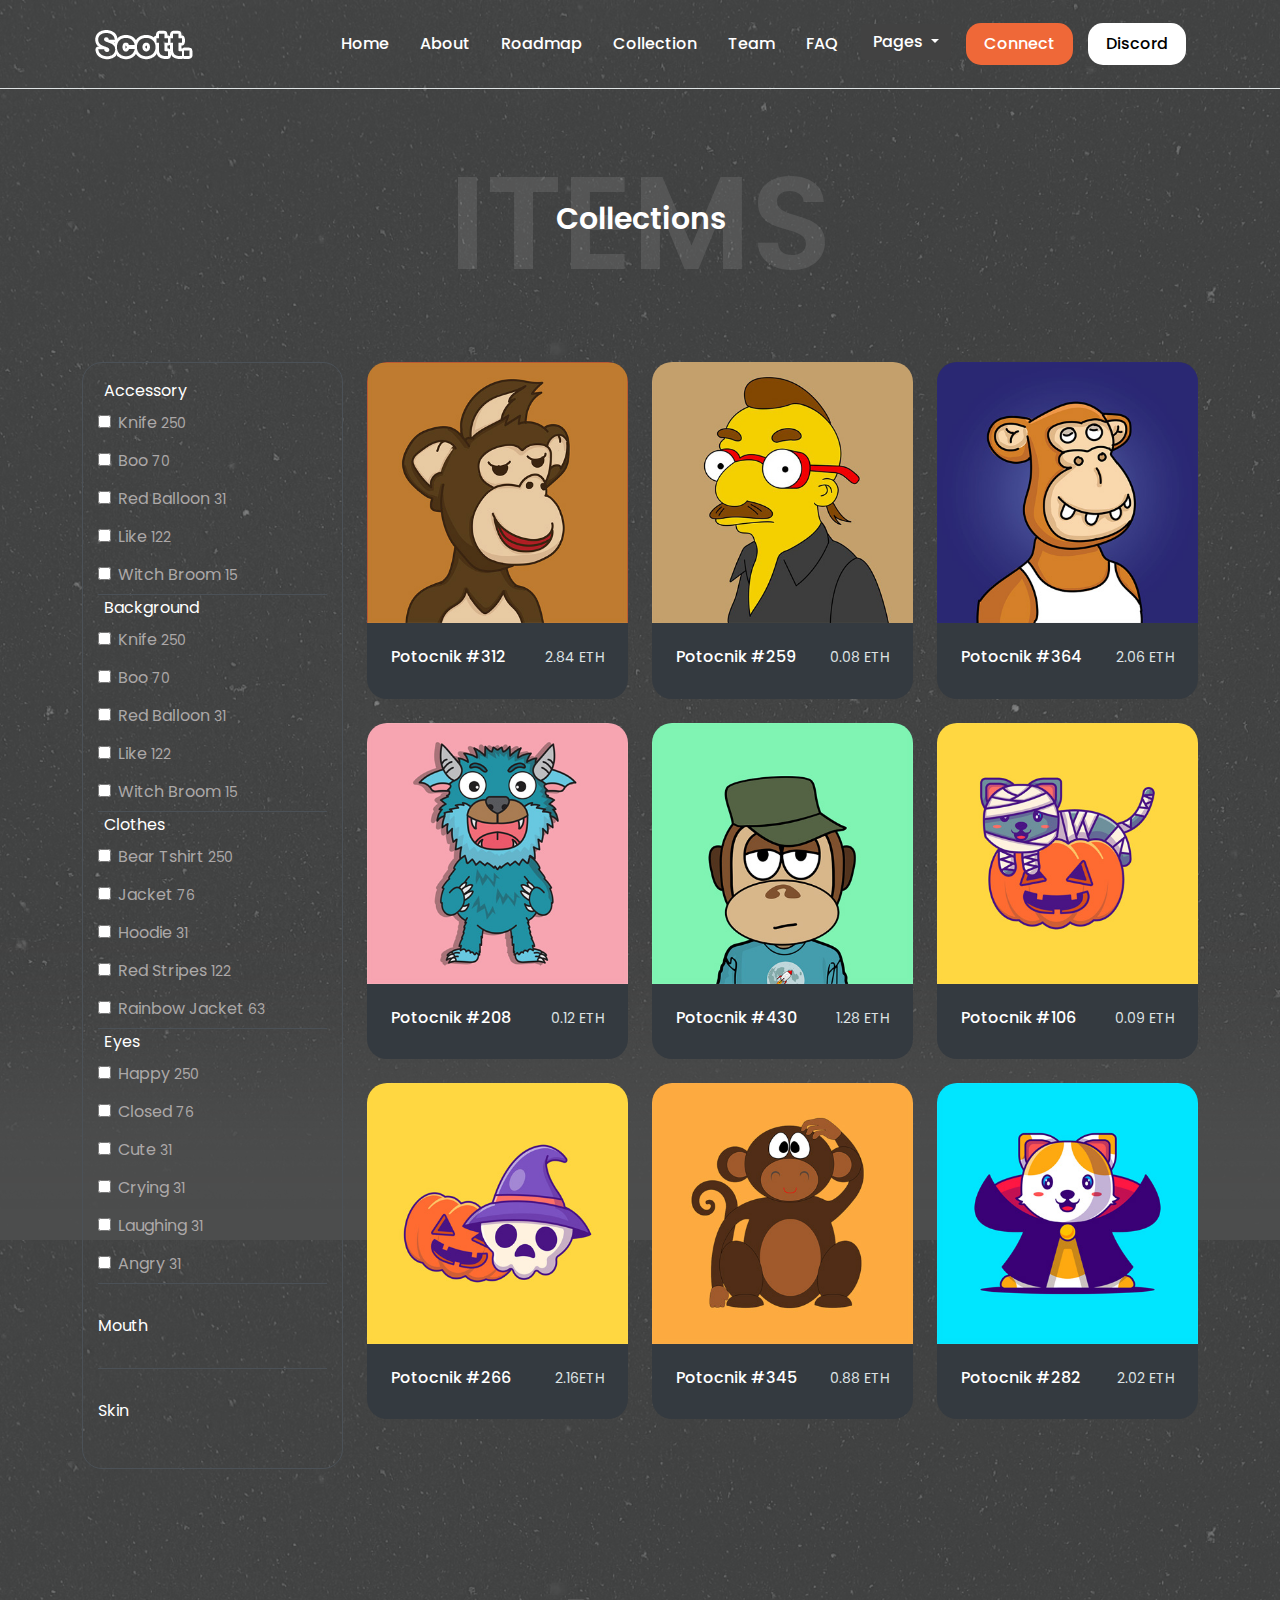
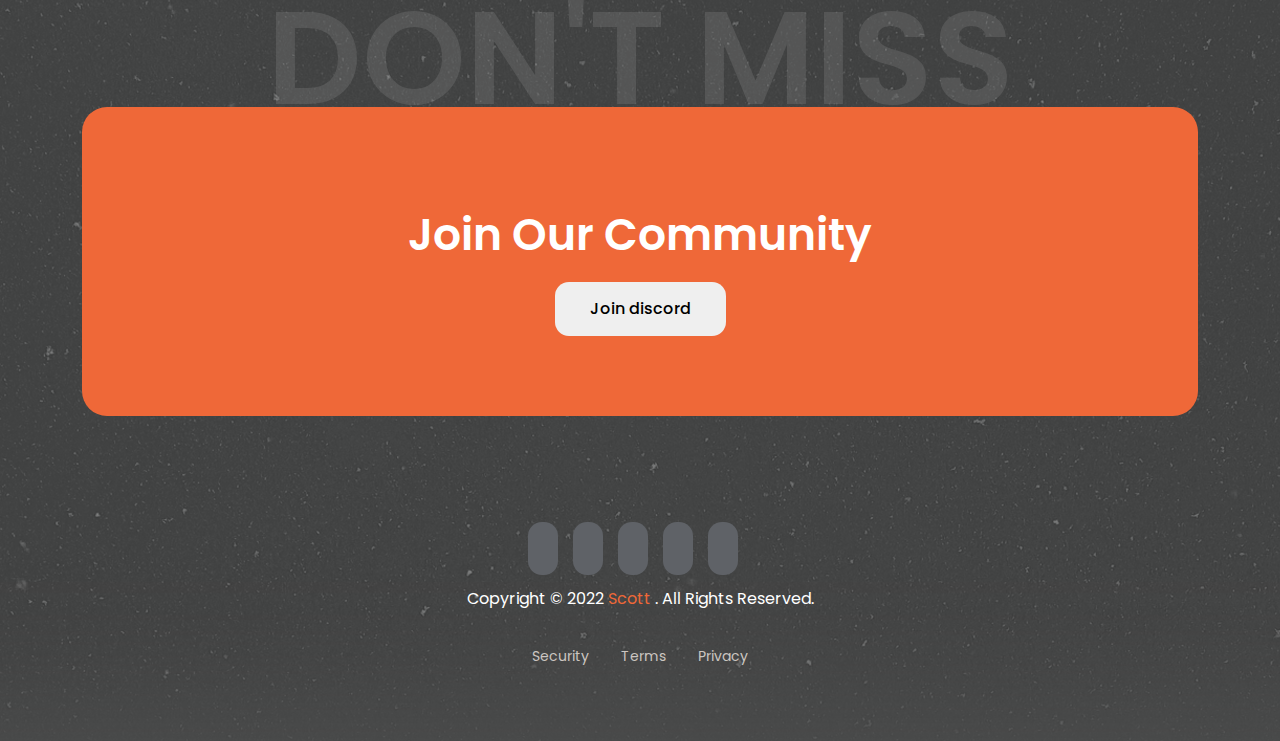
<file: scott/collection.html>
<!DOCTYPE html>
<html lang="en">

<head>
    <meta charset="UTF-8">
    <meta http-equiv="X-UA-Compatible" content="IE=edge">
    <meta name="viewport" content="width=device-width, initial-scale=1.0">
    <title>Scott</title>
    <link rel="stylesheet" href="https://cdnjs.cloudflare.com/ajax/libs/font-awesome/6.4.0/css/all.min.css"
        integrity="sha512-iecdLmaskl7CVkqkXNQ/ZH/XLlvWZOJyj7Yy7tcenmpD1ypASozpmT/E0iPtmFIB46ZmdtAc9eNBvH0H/ZpiBw=="
        crossorigin="anonymous" referrerpolicy="no-referrer" />
    <link rel="stylesheet" href="css/bootstrap.min.css">
    <link rel="stylesheet" href="css/slick-theme.css">
    <link rel="stylesheet" href="css/slick.css">
    <link rel="stylesheet" href="css/style.css">
    <link rel="stylesheet" href="css/responsive.css">


</head>

<body>

    <section class="topheaderscnd">
        <div class="container">
            <header>
                <nav class="navbar navbar-expand-lg">
                    <div class="container-fluid">
                        <a class="navbar-brand" href="#"><img src="images/logo.png" alt="logo"></a>
                        <button class="navbar-toggler" type="button" data-bs-toggle="collapse"
                            data-bs-target="#navbarSupportedContent" aria-controls="navbarSupportedContent"
                            aria-expanded="false" aria-label="Toggle navigation">
                            <span class="navbar-toggler-icon"><img src="images/bar.png" alt=""></span>
                        </button>
                        <div class="collapse navbar-collapse" id="navbarSupportedContent">
                            <ul class="navbar-nav ms-auto mb-2 mb-lg-0">
                                <li class="nav-item">
                                    <a class="nav-link active" aria-current="page" href="index.html">Home</a>
                                </li>
                                <li class="nav-item">
                                    <a class="nav-link active" aria-current="page" href="#">About</a>
                                </li>
                                <li class="nav-item">
                                    <a class="nav-link active" aria-current="page" href="#">Roadmap</a>
                                </li>
                                <li class="nav-item">
                                    <a class="nav-link active" aria-current="page" href="#">Collection</a>
                                </li>
                                <li class="nav-item">
                                    <a class="nav-link active" aria-current="page" href="#">Team</a>
                                </li>
                                <li class="nav-item">
                                    <a class="nav-link active" aria-current="page" href="#">FAQ</a>
                                </li>
                                <li class="nav-item">
                                    <div class="dropdown">
                                        <button class="btn btn-secondary dropdown-toggle" id="dropdownMenuButton2"
                                            data-bs-toggle="dropdown" aria-expanded="false">
                                            Pages
                                        </button>
                                        <ul class="dropdown-menu" aria-labelledby="dropdownMenuButton1">
                                            <li><a class="dropdown-item" href="collection.html">Collection</a></li>
                                            <li><a class="dropdown-item" href="contactus.html">Contact-us</a></li>
                                            <li><a class="dropdown-item" href="mintpage.html">Mint-page</a></li>
                                        </ul>
                                    </div>
                                </li>
                            </ul>
                            <a class="wallett" href="">Connect</a>
                            <a class="wallettt" href="">Discord</a>
                        </div>
                    </div>
                </nav>
            </header>
        </div>
    </section>


    <section class="collection">
        <div class="container">
            <div class="headingbox">
                <h1>ITEMS</h1>
                <h4>Collections</h4>
            </div>
            <div class="row">
                <div class="col-lg-3">
                    <div class="allcheck">
                        <div class="accessory">
                            <button>
                                Accessory <i class="fa-solid fa-chevron-down"></i>
                            </button>
                            <div class="chckbox">
                                <div class="checkboxx">
                                    <input type="checkbox">
                                    <label for="">
                                        Knife
                                        <small>250</small>
                                    </label>
                                </div>
                            </div>
                            <div class="chckbox">
                                <div class="checkboxx">
                                    <input type="checkbox">
                                    <label for="">
                                        Boo
                                        <small>70</small>
                                    </label>
                                </div>
                            </div>
                            <div class="chckbox">
                                <div class="checkboxx">
                                    <input type="checkbox">
                                    <label for="">
                                        Red Balloon
                                        <small>31</small>
                                    </label>
                                </div>
                            </div>
                            <div class="chckbox">
                                <div class="checkboxx">
                                    <input type="checkbox">
                                    <label for="">
                                        Like
                                        <small>122</small>
                                    </label>
                                </div>
                            </div>
                            <div class="chckbox">
                                <div class="checkboxx">
                                    <input type="checkbox">
                                    <label for="">
                                        Witch Broom
                                        <small>15</small>
                                    </label>
                                </div>
                            </div>
                        </div>
                        <div class="accessory">
                            <button>
                                Background <i class="fa-solid fa-chevron-down"></i>
                            </button>
                            <div class="chckbox">
                                <div class="checkboxx">
                                    <input type="checkbox">
                                    <label for="">
                                        Knife
                                        <small>250</small>
                                    </label>
                                </div>
                            </div>
                            <div class="chckbox">
                                <div class="checkboxx">
                                    <input type="checkbox">
                                    <label for="">
                                        Boo
                                        <small>70</small>
                                    </label>
                                </div>
                            </div>
                            <div class="chckbox">
                                <div class="checkboxx">
                                    <input type="checkbox">
                                    <label for="">
                                        Red Balloon
                                        <small>31</small>
                                    </label>
                                </div>
                            </div>
                            <div class="chckbox">
                                <div class="checkboxx">
                                    <input type="checkbox">
                                    <label for="">
                                        Like
                                        <small>122</small>
                                    </label>
                                </div>
                            </div>
                            <div class="chckbox">
                                <div class="checkboxx">
                                    <input type="checkbox">
                                    <label for="">
                                        Witch Broom
                                        <small>15</small>
                                    </label>
                                </div>
                            </div>
                        </div>
                        <div class="accessory">
                            <button>
                                Clothes <i class="fa-solid fa-chevron-down"></i>
                            </button>
                            <div class="chckbox">
                                <div class="checkboxx">
                                    <input type="checkbox">
                                    <label for="">
                                        Bear Tshirt
                                        <small>250</small>
                                    </label>
                                </div>
                            </div>
                            <div class="chckbox">
                                <div class="checkboxx">
                                    <input type="checkbox">
                                    <label for="">
                                       Jacket
                                        <small>76</small>
                                    </label>
                                </div>
                            </div>
                            <div class="chckbox">
                                <div class="checkboxx">
                                    <input type="checkbox">
                                    <label for="">
                                        Hoodie
                                        <small>31</small>
                                    </label>
                                </div>
                            </div>
                            <div class="chckbox">
                                <div class="checkboxx">
                                    <input type="checkbox">
                                    <label for="">
                                        Red Stripes
                                        <small>122</small>
                                    </label>
                                </div>
                            </div>
                            <div class="chckbox">
                                <div class="checkboxx">
                                    <input type="checkbox">
                                    <label for="">
                                        Rainbow Jacket
                                        <small>63</small>
                                    </label>
                                </div>
                            </div>
                        </div>
                        <div class="accessory">
                            <button>
                                Eyes <i class="fa-solid fa-chevron-down"></i>
                            </button>
                            <div class="chckbox">
                                <div class="checkboxx">
                                    <input type="checkbox">
                                    <label for="">
                                        Happy
                                        <small>250</small>
                                    </label>
                                </div>
                            </div>
                            <div class="chckbox">
                                <div class="checkboxx">
                                    <input type="checkbox">
                                    <label for="">
                                        Closed
                                        <small>76</small>
                                    </label>
                                </div>
                            </div>
                            <div class="chckbox">
                                <div class="checkboxx">
                                    <input type="checkbox">
                                    <label for="">
                                        Cute
                                        <small>31</small>
                                    </label>
                                </div>
                            </div>
                            <div class="chckbox">
                                <div class="checkboxx">
                                    <input type="checkbox">
                                    <label for="">
                                        Crying
                                        <small>31</small>
                                    </label>
                                </div>
                            </div>
                            <div class="chckbox">
                                <div class="checkboxx">
                                    <input type="checkbox">
                                    <label for="">
                                        Laughing
                                        <small>31</small>
                                    </label>
                                </div>
                            </div>
                            <div class="chckbox">
                                <div class="checkboxx">
                                    <input type="checkbox">
                                    <label for="">
                                        Angry
                                        <small>31</small>
                                    </label>
                                </div>
                            </div>
                        </div>
                        <div class="Mouth">
                            <button>
                                Mouth <i class="fa-solid fa-chevron-down"></i>
                            </button>
                        </div>
                        <div class="Skin">
                            <button>
                                Skin <i class="fa-solid fa-chevron-down"></i>
                            </button>
                        </div>
                    </div>
                </div>
                <div class="col-lg-9">
                    <div class="row">
                        <div class="col-sm-6 col-md-4">
                            <div class="photo">
                                <img src="images/item-1.jpg" alt="item-1">
                                <div class="poto">
                                    <a href="">
                                    <h4>Potocnik #312</h4>
                                    </a>
                                    <div class="et">2.84 ETH</div>
                                </div>
                            </div>
                        </div>
                        <div class="col-sm-6 col-md-4">
                            <div class="photo">
                                <img src="images/item-2.jpg" alt="item-2">
                                <div class="poto">
                                    <a href="">
                                    <h4>Potocnik #259</h4>
                                    </a>
                                    <div class="et">0.08 ETH</div>
                                </div>
                            </div>
                        </div>
                        <div class="col-sm-6 col-md-4">
                            <div class="photo">
                                <img src="images/item-3.jpg" alt="item-3">
                                <div class="poto">
                                    <a href="">
                                    <h4>Potocnik #364</h4>
                                    </a>
                                    <div class="et">2.06 ETH</div>
                                </div>
                            </div>
                        </div>
                        <div class="col-sm-6 col-md-4">
                            <div class="photo">
                                <img src="images/item-4.jpg" alt="item-4">
                                <div class="poto">
                                    <a href="">
                                    <h4>Potocnik #208</h4>
                                    </a>
                                    <div class="et">0.12 ETH</div>
                                </div>
                            </div>
                        </div>
                        <div class="col-sm-6 col-md-4">
                            <div class="photo">
                                <img src="images/item-5.jpg" alt="item-5">
                                <div class="poto">
                                    <a href="">
                                    <h4>Potocnik #430</h4>
                                    </a>
                                    <div class="et">1.28 ETH</div>
                                </div>
                            </div>
                        </div>
                        <div class="col-sm-6 col-md-4">
                            <div class="photo">
                                <img src="images/item-6.jpg" alt="item-6">
                                <div class="poto">
                                    <a href="">
                                    <h4>Potocnik #106</h4>
                                    </a>
                                    <div class="et">0.09 ETH</div>
                                </div>
                            </div>
                        </div>
                        <div class="col-sm-6 col-md-4">
                            <div class="photo">
                                <img src="images/item-7.jpg" alt="item-7">
                                <div class="poto">
                                    <a href="">
                                    <h4>Potocnik #266</h4>
                                    </a>
                                    <div class="et">2.16ETH</div>
                                </div>
                            </div>
                        </div>
                        <div class="col-sm-6 col-md-4">
                            <div class="photo">
                                <img src="images/item-8.jpg" alt="item-8">
                                <div class="poto">
                                    <a href="">
                                    <h4>Potocnik #345</h4>
                                    </a>
                                    <div class="et">0.88 ETH</div>
                                </div>
                            </div>
                        </div>
                        <div class="col-sm-6 col-md-4">
                            <div class="photo">
                                <img src="images/item-9.jpg" alt="item-9">
                                <div class="poto">
                                    <a href="">
                                    <h4>Potocnik #282 </h4>
                                    </a>
                                    <div class="et">2.02 ETH</div>
                                </div>
                            </div>
                        </div>
                    </div>
                </div>
            </div>
        </div>

    </section>




    <section class="dontmiss">
        <div class="container">
            <div class="headingbox">
                <h1>DON'T MISS</h1>
            </div>
            <div class="joinn">
                <div class="joinbox">
                    <div class="disi">
                        <i class="fa-brands fa-discord"></i>
                    </div>
                    <h3>Join Our Community</h3>
                    <button>Join discord</button>
                </div>
            </div>
        </div>
    </section>

    <section class="Btnn">
        <div class="container">
            <div class="list">
                <div class="socialmedia">
                    <a href="">
                        <i class="fa-brands fa-twitter"></i>
                    </a>
                </div>
                <div class="socialmedia">
                    <a href="">
                        <i class="fa-brands fa-instagram"></i>
                    </a>
                </div>
                <div class="socialmedia">
                    <a href="">
                        <i class="fa-brands fa-facebook-f"></i>
                    </a>
                </div>
                <div class="socialmedia">
                    <a href="">
                        <i class="fa-brands fa-discord"></i>
                    </a>
                </div>
                <div class="socialmedia">
                    <a href="">
                        <i class="fa-brands fa-telegram"></i>
                    </a>
                </div>
            </div>
            <p class="mb-4 mt-4">
                Copyright © 2022 
                <a href="#" class="fw-500">Scott</a>
                . All Rights Reserved.
            </p>

            <ul class="nav nav-sam justify-content-center">
                <li class="nav-item">
                    <a class="nav-link" data-bs-toggle="modal" data-bs-toggle="#security" href="#">Security</a>
                </li>
                <li class="nav-item">
                    <a class="nav-link"  data-bs-toggle="modal" data-bs-toggle="#security" href="#">Terms</a>
                </li>
                <li class="nav-item">
                    <a class="nav-link" data-bs-toggle="modal" data-bs-toggle="#security" href="#">Privacy</a>
                </li>
            </ul>
        </div>
    </section>



    <script src="js/jquery.min.js"></script>
    <script src="js/custom.js"></script>
    <script src="js/bootstrap.bundle.min.js"></script>
    <script src="js/slick.js"></script>

</body>

</html>
</file>
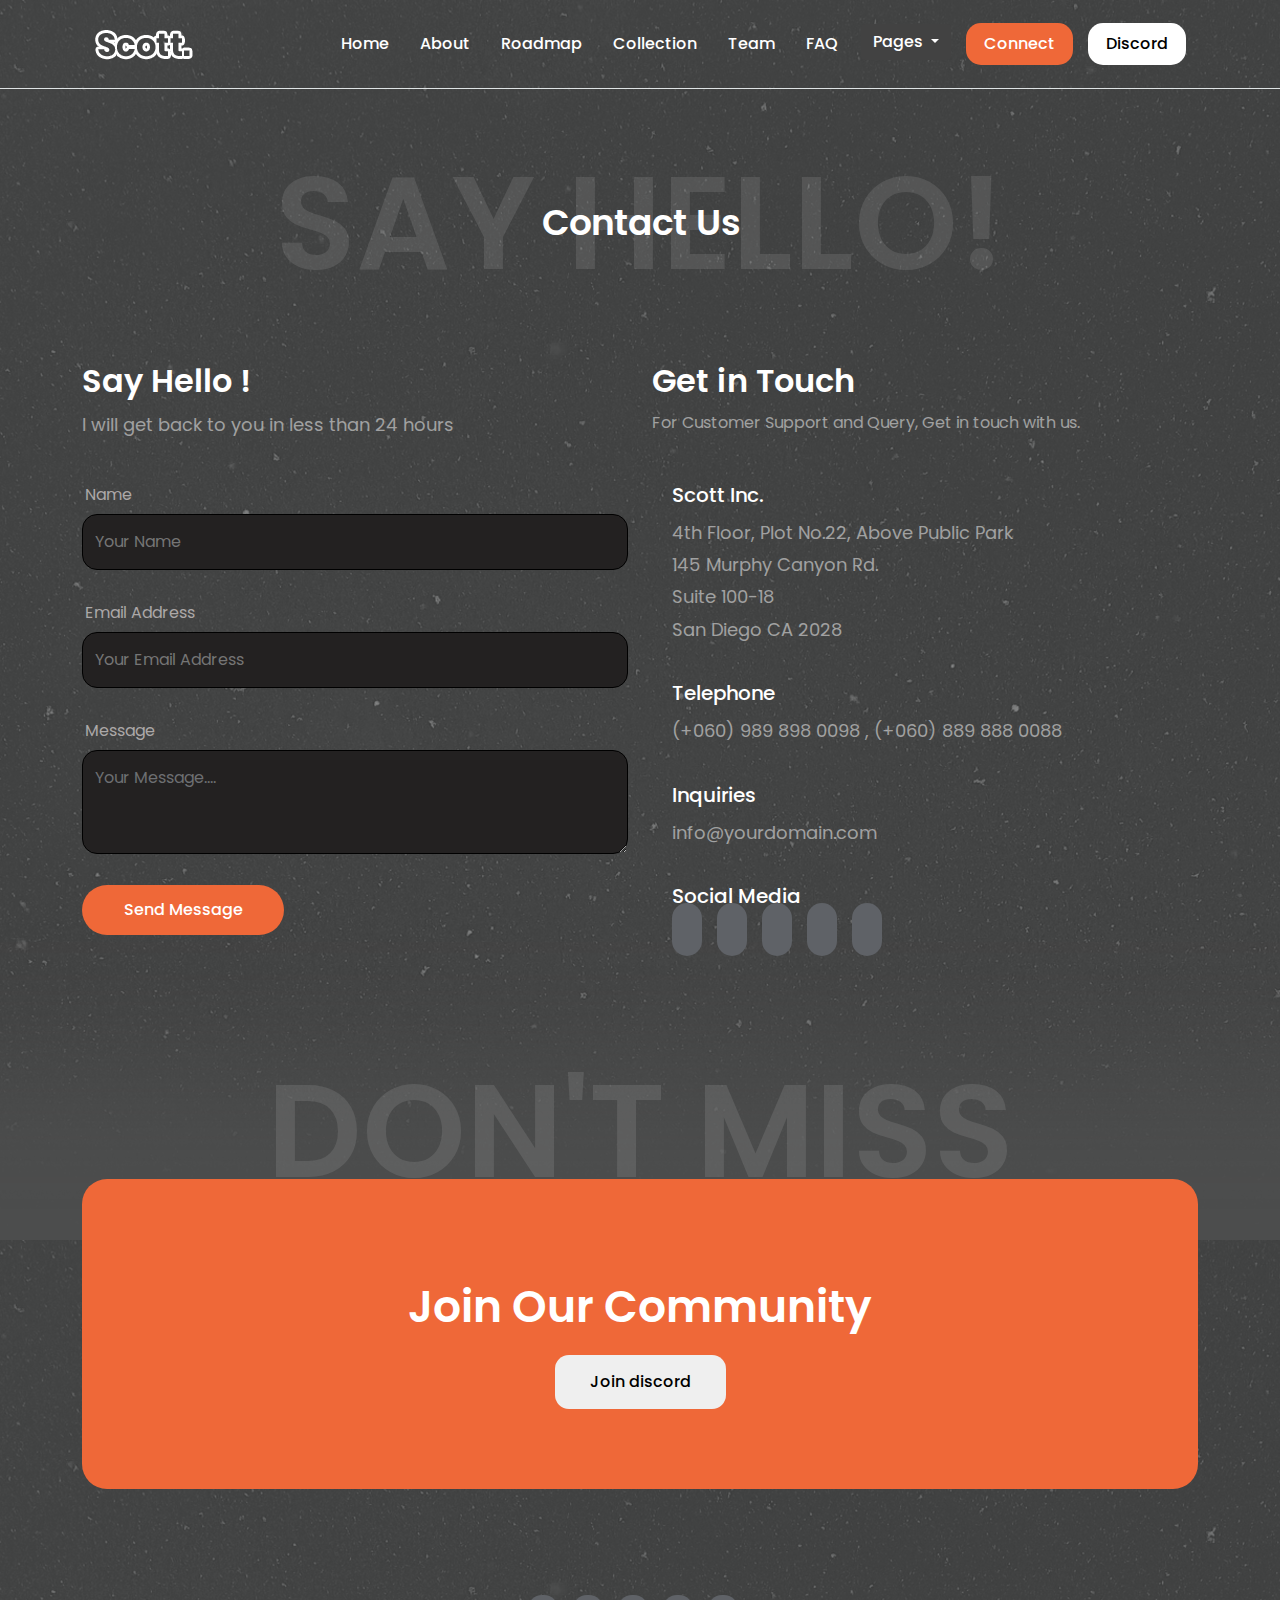
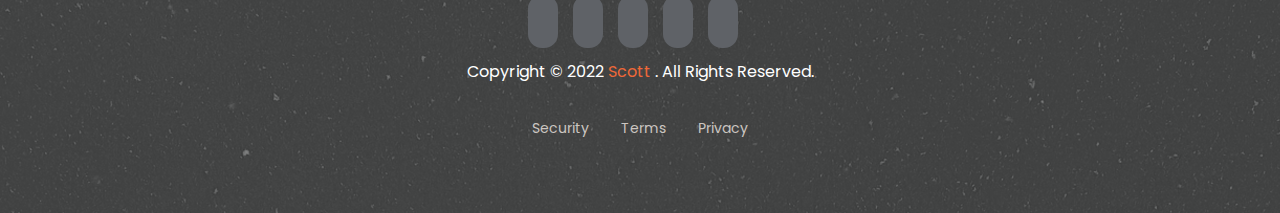
<file: scott/contactus.html>
<!DOCTYPE html>
<html lang="en">

<head>
    <meta charset="UTF-8">
    <meta http-equiv="X-UA-Compatible" content="IE=edge">
    <meta name="viewport" content="width=device-width, initial-scale=1.0">
    <title>Scott</title>
    <link rel="stylesheet" href="https://cdnjs.cloudflare.com/ajax/libs/font-awesome/6.4.0/css/all.min.css"
        integrity="sha512-iecdLmaskl7CVkqkXNQ/ZH/XLlvWZOJyj7Yy7tcenmpD1ypASozpmT/E0iPtmFIB46ZmdtAc9eNBvH0H/ZpiBw=="
        crossorigin="anonymous" referrerpolicy="no-referrer" />
    <link rel="stylesheet" href="css/bootstrap.min.css">
    <link rel="stylesheet" href="css/slick-theme.css">
    <link rel="stylesheet" href="css/slick.css">
    <link rel="stylesheet" href="css/style.css">
    <link rel="stylesheet" href="css/responsive.css">


</head>

<body>

    <section class="topheaderscnd">
        <div class="container">
            <header>
                <nav class="navbar navbar-expand-lg">
                    <div class="container-fluid">
                        <a class="navbar-brand" href="#"><img src="images/logo.png" alt="logo"></a>
                        <button class="navbar-toggler" type="button" data-bs-toggle="collapse"
                            data-bs-target="#navbarSupportedContent" aria-controls="navbarSupportedContent"
                            aria-expanded="false" aria-label="Toggle navigation">
                            <span class="navbar-toggler-icon"><img src="images/bar.png" alt=""></span>
                        </button>
                        <div class="collapse navbar-collapse" id="navbarSupportedContent">
                            <ul class="navbar-nav ms-auto mb-2 mb-lg-0">
                                <li class="nav-item">
                                    <a class="nav-link active" aria-current="page" href="index.html">Home</a>
                                </li>
                                <li class="nav-item">
                                    <a class="nav-link active" aria-current="page" href="#">About</a>
                                </li>
                                <li class="nav-item">
                                    <a class="nav-link active" aria-current="page" href="#">Roadmap</a>
                                </li>
                                <li class="nav-item">
                                    <a class="nav-link active" aria-current="page" href="#">Collection</a>
                                </li>
                                <li class="nav-item">
                                    <a class="nav-link active" aria-current="page" href="#">Team</a>
                                </li>
                                <li class="nav-item">
                                    <a class="nav-link active" aria-current="page" href="#">FAQ</a>
                                </li>
                                <li class="nav-item">
                                    <div class="dropdown">
                                        <button class="btn btn-secondary dropdown-toggle" id="dropdownMenuButton2"
                                            data-bs-toggle="dropdown" aria-expanded="false">
                                            Pages
                                        </button>
                                        <ul class="dropdown-menu" aria-labelledby="dropdownMenuButton1">
                                            <li><a class="dropdown-item" href="collection.html">Collection</a></li>
                                            <li><a class="dropdown-item" href="contactus.html">Contact-us</a></li>
                                            <li><a class="dropdown-item" href="mintpage.html">Mint-page</a></li>
                                        </ul>
                                    </div>
                                </li>
                            </ul>
                            <a class="wallett" href="">Connect</a>
                            <a class="wallettt" href="">Discord</a>
                        </div>
                    </div>
                </nav>
            </header>
        </div>
    </section>


    <section class="contact">
        <div class="container">
            <div class="headingbox">
                <h1>SAY HELLO!</h1>
                <h4>Contact Us</h4>
            </div>
            <div class="row">
                <div class="col-lg-6 col-md-6">
                    <h2>Say Hello !</h2>
                    <p>I will get back to you in less than 24 hours</p>
                    <form action="">
                        <div class="row">
                            <div class="col-lg-12">
                                <div class="mb-4">
                                    <div class="lab">
                                        <label for="yourname">Name</label>
                                    </div>
                                    <input type="text" placeholder="Your Name">
                                </div>
                                <div class="mb-4">
                                    <div class="lab">
                                        <label for="yourname">Email Address</label>
                                    </div>
                                    <input type="text" placeholder="Your Email Address">
                                </div>
                                <div class="mb-4">
                                    <div class="lab">
                                        <label for="yourname">Message</label>
                                    </div>
                                    <textarea name="" id="" cols="50" rows="3"
                                        placeholder="Your Message...s">Your Message....</textarea>
                                </div>
                                <button>Send Message</button>
                            </div>
                        </div>
                    </form>
                </div>
                <div class="col-lg-6 col-md-6">
                    <div class="get">
                        <h2>Get in Touch</h2>
                        <p class="csp">For Customer Support and Query, Get in touch with us.</p>
                        <div class="inc">
                            <div class="scinc">
                                <i class="fa-solid fa-location-dot"></i>
                            </div>
                            <div class="inctxt">
                                <h3>Scott Inc.</h3>
                                <p>4th Floor, Plot No.22, Above Public Park<br>
                                    145 Murphy Canyon Rd.<br>
                                    Suite 100-18<br>
                                    San Diego CA 2028</p>
                            </div>
                        </div>
                        <div class="inc">
                            <div class="scinc">
                                <i class="fa-solid fa-phone"></i>
                            </div>
                            <div class="inctxt">
                                <h3>Telephone</h3>
                                <p>(+060) 989 898 0098 , (+060) 889 888 0088</p>
                            </div>
                        </div>
                        <div class="inc">
                            <div class="scinc">
                                <i class="fa-solid fa-envelope"></i>
                            </div>
                            <div class="inctxt">
                                <h3>Inquiries</h3>
                                <p>info@yourdomain.com</p>
                            </div>
                        </div>
                        <div class="inc">
                            <div class="scinc">
                                <i class="fa-solid fa-share-nodes"></i>
                            </div>
                            <div class="inctxt">
                                <h3>Social Media</h3>
                                <div class="inclist">
                                    <div class="socialmedi">
                                        <a href="">
                                            <i class="fa-brands fa-twitter"></i>
                                        </a>
                                    </div>
                                    <div class="socialmedi">
                                        <a href="">
                                            <i class="fa-brands fa-instagram"></i>
                                        </a>
                                    </div>
                                    <div class="socialmedi">
                                        <a href="">
                                            <i class="fa-brands fa-facebook-f"></i>
                                        </a>
                                    </div>
                                    <div class="socialmedi">
                                        <a href="">
                                            <i class="fa-brands fa-linkedin-in"></i>
                                        </a>
                                    </div>
                                    <div class="socialmedi">
                                        <a href="">
                                            <i class="fa-brands fa-telegram"></i>
                                        </a>
                                    </div>
                                </div>
                            </div>
                        </div>
                    </div>
                </div>

            </div>
        </div>
    </section>




    <section class="dontmiss">
        <div class="container">
            <div class="headingbox">
                <h1>DON'T MISS</h1>
            </div>
            <div class="joinn">
                <div class="joinbox">
                    <div class="disi">
                        <i class="fa-brands fa-discord"></i>
                    </div>
                    <h3>Join Our Community</h3>
                    <button>Join discord</button>
                </div>
            </div>
        </div>
    </section>



    <section class="Btnn">
        <div class="container">
            <div class="list">
                <div class="socialmedia">
                    <a href="">
                        <i class="fa-brands fa-twitter"></i>
                    </a>
                </div>
                <div class="socialmedia">
                    <a href="">
                        <i class="fa-brands fa-instagram"></i>
                    </a>
                </div>
                <div class="socialmedia">
                    <a href="">
                        <i class="fa-brands fa-facebook-f"></i>
                    </a>
                </div>
                <div class="socialmedia">
                    <a href="">
                        <i class="fa-brands fa-discord"></i>
                    </a>
                </div>
                <div class="socialmedia">
                    <a href="">
                        <i class="fa-brands fa-telegram"></i>
                    </a>
                </div>
            </div>
            <p class="mb-4 mt-4">
                Copyright © 2022 
                <a href="#" class="fw-500">Scott</a>
                . All Rights Reserved.
            </p>

            <ul class="nav nav-sam justify-content-center">
                <li class="nav-item">
                    <a class="nav-link" data-bs-toggle="modal" data-bs-toggle="#security" href="#">Security</a>
                </li>
                <li class="nav-item">
                    <a class="nav-link"  data-bs-toggle="modal" data-bs-toggle="#security" href="#">Terms</a>
                </li>
                <li class="nav-item">
                    <a class="nav-link" data-bs-toggle="modal" data-bs-toggle="#security" href="#">Privacy</a>
                </li>
            </ul>
        </div>
    </section>



    <script src="js/jquery.min.js"></script>
    <script src="js/custom.js"></script>
    <script src="js/bootstrap.bundle.min.js"></script>
    <script src="js/slick.js"></script>

</body>

</html>
</file>
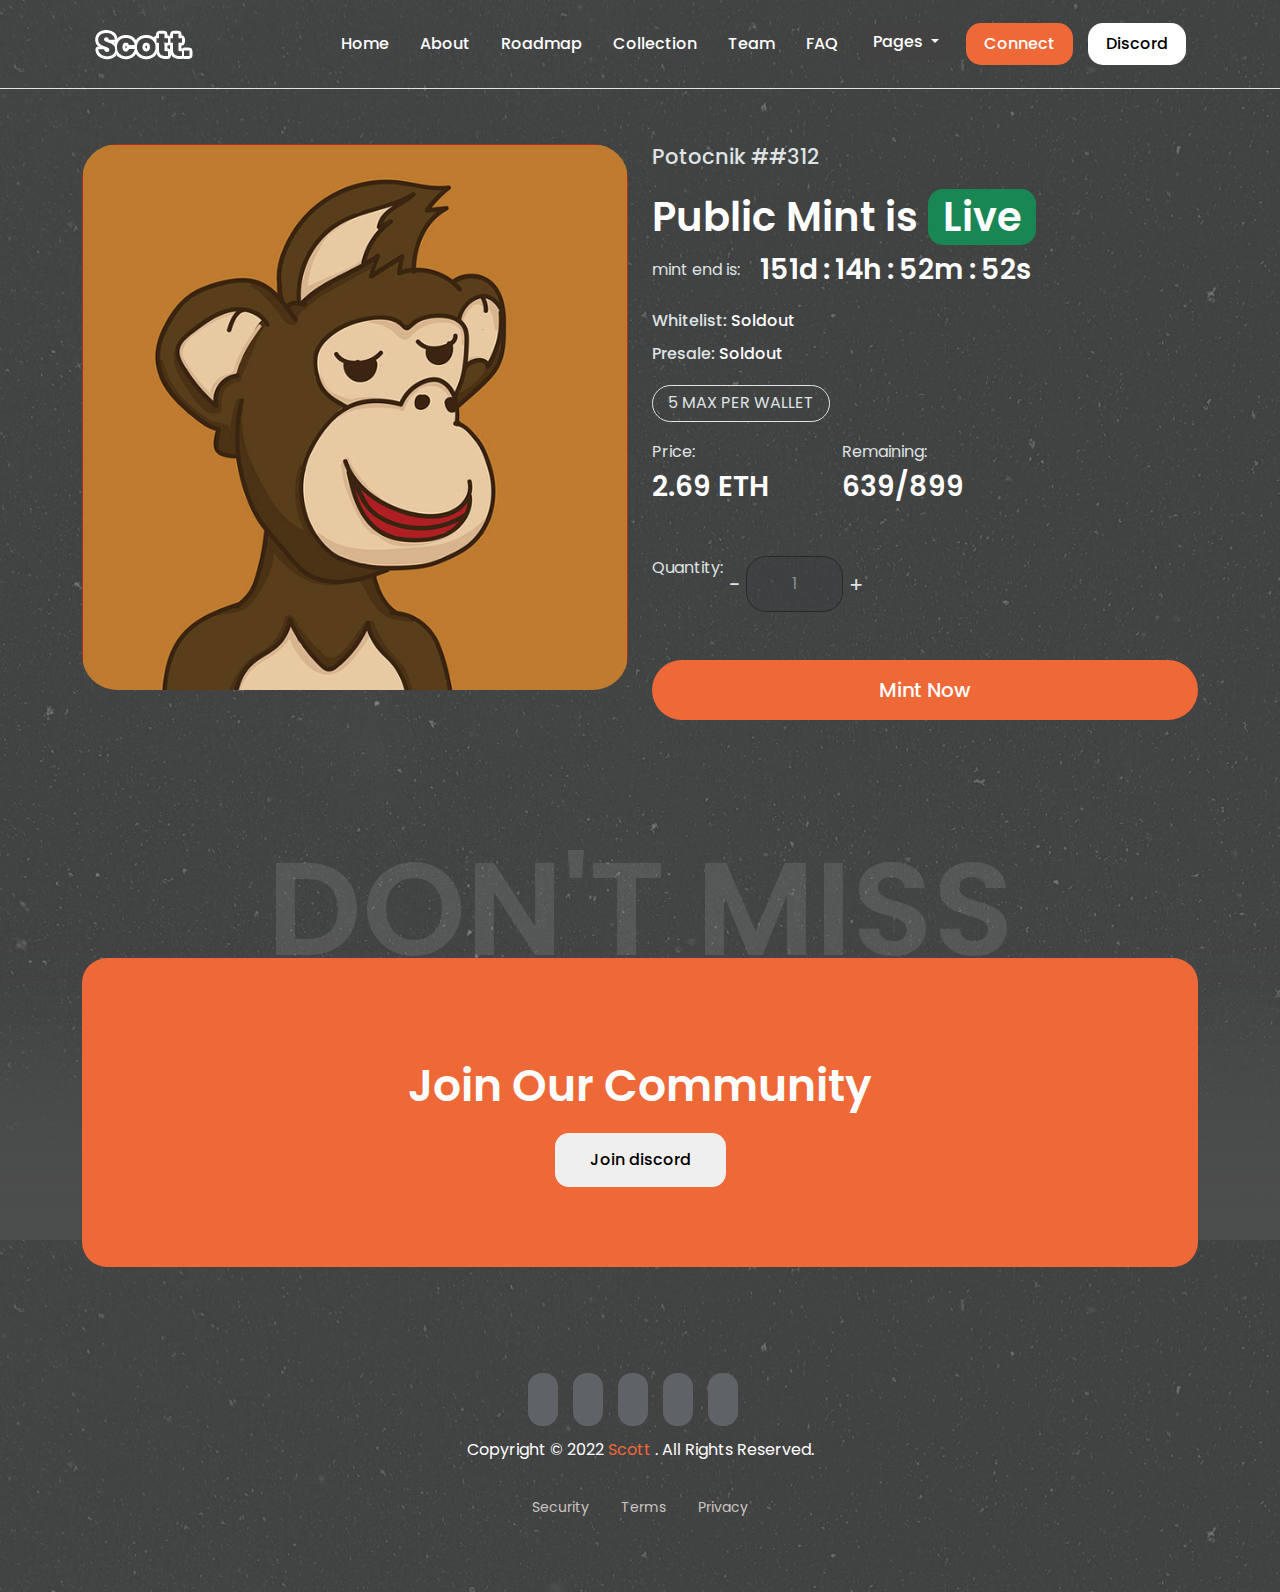
<file: scott/mintpage.html>
<!DOCTYPE html>
<html lang="en">

<head>
    <meta charset="UTF-8">
    <meta http-equiv="X-UA-Compatible" content="IE=edge">
    <meta name="viewport" content="width=device-width, initial-scale=1.0">
    <title>Scott</title>
    <link rel="stylesheet" href="https://cdnjs.cloudflare.com/ajax/libs/font-awesome/6.4.0/css/all.min.css"
        integrity="sha512-iecdLmaskl7CVkqkXNQ/ZH/XLlvWZOJyj7Yy7tcenmpD1ypASozpmT/E0iPtmFIB46ZmdtAc9eNBvH0H/ZpiBw=="
        crossorigin="anonymous" referrerpolicy="no-referrer" />
    <link rel="stylesheet" href="css/bootstrap.min.css">
    <link rel="stylesheet" href="css/slick-theme.css">
    <link rel="stylesheet" href="css/slick.css">
    <link rel="stylesheet" href="css/style.css">
    <link rel="stylesheet" href="css/responsive.css">

</head>

<body>

    <section class="topheaderscnd">
        <div class="container">
            <header>
                <nav class="navbar navbar-expand-lg">
                    <div class="container-fluid">
                        <a class="navbar-brand" href="#"><img src="images/logo.png" alt="logo"></a>
                        <button class="navbar-toggler" type="button" data-bs-toggle="collapse"
                            data-bs-target="#navbarSupportedContent" aria-controls="navbarSupportedContent"
                            aria-expanded="false" aria-label="Toggle navigation">
                            <span class="navbar-toggler-icon"><img src="images/bar.png" alt=""></span>
                        </button>
                        <div class="collapse navbar-collapse" id="navbarSupportedContent">
                            <ul class="navbar-nav ms-auto mb-2 mb-lg-0">
                                <li class="nav-item">
                                    <a class="nav-link active" aria-current="page" href="index.html">Home</a>
                                </li>
                                <li class="nav-item">
                                    <a class="nav-link active" aria-current="page" href="#">About</a>
                                </li>
                                <li class="nav-item">
                                    <a class="nav-link active" aria-current="page" href="#">Roadmap</a>
                                </li>
                                <li class="nav-item">
                                    <a class="nav-link active" aria-current="page" href="#">Collection</a>
                                </li>
                                <li class="nav-item">
                                    <a class="nav-link active" aria-current="page" href="#">Team</a>
                                </li>
                                <li class="nav-item">
                                    <a class="nav-link active" aria-current="page" href="#">FAQ</a>
                                </li>
                                <li class="nav-item">
                                    <div class="dropdown">
                                        <button class="btn btn-secondary dropdown-toggle" id="dropdownMenuButton2"
                                            data-bs-toggle="dropdown" aria-expanded="false">
                                            Pages
                                        </button>
                                        <ul class="dropdown-menu" aria-labelledby="dropdownMenuButton1">
                                            <li><a class="dropdown-item" href="collection.html">Collection</a></li>
                                            <li><a class="dropdown-item" href="contactus.html">Contact-us</a></li>
                                            <li><a class="dropdown-item" href="mintpage.html">Mint-page</a></li>
                                        </ul>
                                    </div>
                                </li>
                            </ul>
                            <a class="wallett" href="">Connect</a>
                            <a class="wallettt" href="">Discord</a>
                        </div>
                    </div>
                </nav>
            </header>
        </div>
    </section>


    <section class="public">
        <div class="container">
            <div class="row">
                <div class="col-lg-6 col-md-6">
                    <div class="imgbx">
                        <img src="images/item-1-big.jpg" alt="item-1-big">
                    </div>
                </div>
                <div class="col-lg-6 col-md-6">
                    <div class="textbx">
                        <h1>Potocnik ##312</h1>
                        <h2>Public Mint is
                            <span class="lve">Live</span>
                        </h2>
                    </div>
                    <div class="mint">
                        <div class="end">mint end is:</div>
                        <div class="count">
                            <span>151</span>
                            d
                            <span class="blink me">:</span>
                            <span>14</span>
                            h
                            <span class="blink me">:</span>
                            <span>52</span>
                            m
                            <span class="blink me">:</span>
                            <span>52</span>
                            s
                        </div>
                    </div>
                    <p class="white">
                        <span class="whil">Whitelist:</span>
                        Soldout
                        <i class="fa-solid fa-circle-check"></i>
                    </p>
                    <p class="whit">
                        <span class="whil">Presale:</span>
                        Soldout
                        <i class="fa-solid fa-circle-check"></i>
                    </p>
                    <p class="maxper">5 MAX PER WALLET</p>
                    <div class="row">
                        <div class="col-auto col-lg-4">
                            <p class="prirem mb-0">Price:</p>
                            <div class="eth">2.69 ETH</div>
                        </div>
                        <div class="col-auto col-lg-4">
                            <p class="prirem mb-0">Remaining:</p>
                            <div class="eth">639/899</div>
                        </div>
                        <div class="col-auto col-lg-4">
                        </div>
                        <div class="row">
                            <div class="quan">
                                <div class="col-12 col-sm-auto">
                                    Quantity:
                                </div>
                                <div class="col-auto col-sm-4">
                                    <button class="dash">-</button>
                                    <button class="one">1</button>
                                    <button class="plus">+</button>
                                </div>
                            </div>
                        </div>
                        <div class="d-grid">
                            <a href="#">Mint Now</a>
                        </div>
                    </div>

                </div>
            </div>
        </div>
    </section>





    <section class="dontmiss">
        <div class="container">
            <div class="headingbox">
                <h1>DON'T MISS</h1>
            </div>
            <div class="joinn">
                <div class="joinbox">
                    <div class="disi">
                        <i class="fa-brands fa-discord"></i>
                    </div>
                    <h3>Join Our Community</h3>
                    <button>Join discord</button>
                </div>
            </div>
        </div>
    </section>


    <section class="Btnn">
        <div class="container">
            <div class="list">
                <div class="socialmedia">
                    <a href="">
                        <i class="fa-brands fa-twitter"></i>
                    </a>
                </div>
                <div class="socialmedia">
                    <a href="">
                        <i class="fa-brands fa-instagram"></i>
                    </a>
                </div>
                <div class="socialmedia">
                    <a href="">
                        <i class="fa-brands fa-facebook-f"></i>
                    </a>
                </div>
                <div class="socialmedia">
                    <a href="">
                        <i class="fa-brands fa-discord"></i>
                    </a>
                </div>
                <div class="socialmedia">
                    <a href="">
                        <i class="fa-brands fa-telegram"></i>
                    </a>
                </div>
            </div>
            <p class="mb-4 mt-4">
                Copyright © 2022
                <a href="#" class="fw-500">Scott</a>
                . All Rights Reserved.
            </p>

            <ul class="nav nav-sam justify-content-center">
                <li class="nav-item">
                    <a class="nav-link" data-bs-toggle="modal" data-bs-toggle="#security" href="#">Security</a>
                </li>
                <li class="nav-item">
                    <a class="nav-link" data-bs-toggle="modal" data-bs-toggle="#security" href="#">Terms</a>
                </li>
                <li class="nav-item">
                    <a class="nav-link" data-bs-toggle="modal" data-bs-toggle="#security" href="#">Privacy</a>
                </li>
            </ul>
        </div>
    </section>



    <script src="js/jquery.min.js"></script>
    <script src="js/custom.js"></script>
    <script src="js/bootstrap.bundle.min.js"></script>
    <script src="js/slick.js"></script>

</body>

</html>
</file>
<file: scott/css/style.css>
@import url('https://fonts.googleapis.com/css2?family=Poppins:wght@100;200;300;400;500;600;700;800;900&display=swap');

body {
    font-family: 'Poppins', sans-serif;
    background-image: url(../images/bg.png);
    background-color: #4c4d4d;
}

img {
    max-width: 100%;
    height: auto;
}

.topheader {
    padding: 15px 0;
    background-color: #20c997;
}

.navbar-expand-lg .navbar-nav .nav-link {
    padding-right: .5rem;
    padding-left: .5rem;
    color: #ffffff;
    font-weight: 500;
    font-size: 16px;
    margin-right: 15px;
}

button#dropdownMenuButton1 {
    margin-right: 15px;
    background-color: #20c997;
    border: none;
    font-weight: 500;
}

.wallet {
    color: #000000;
    text-decoration: none;
    background-color: #f8f9fa;
    padding: 9px 18px;
    border-radius: 15px;
    font-weight: 500;
}

.hero {
    padding: 55px 0;
}


.hero .txtbox h2 {
    font-size: 28px;
    color: #ffffff;
    letter-spacing: 3px;
    font-weight: 400;
}

.hero .txtbox .fa-100 {
    font-size: 20px;
}

.hero .txtbox h1 {
    font-size: 5.75rem;
    font-weight: 600;
    color: #20c997;
    line-height: 1.3;
}

.hero .txtbox p {
    margin-bottom: 15px;
    color: #dee3e4;
    font-size: 22px;
    margin-bottom: 2rem;
}

.discrdicon {
    padding: 10px 50px;
    text-decoration: none;
    color: #fff;
    background-color: #20c997;
    border-radius: 12px;
    font-size: 16px;
    font-weight: 500;
}
.Btn {
    display: flex;
}
.Btn ul {
    display: flex;
    align-items: center;
    margin-bottom: 0;
}
i.fa-brands.fa-twitter {
    background: #5f6267;
    color: #fff;
    padding: 15px;
    border-radius: 14px;
    margin-right: 15px;
}
i.fa-brands.fa-instagram {
    background: #5f6267;
    color: #fff;
    padding: 15px;
    border-radius: 14px;
    margin-right: 15px;
}
i.fa-brands.fa-facebook-f {
    background: #5f6267;
    color: #fff;
    padding: 15px;
    border-radius: 14px;
    margin-right: 15px;
    width: 45px;
    text-align: center;
}

li.socialmedia {
    display: flex;
    list-style-type: none;
}
.fimage img {
    display: block;
    border-radius: 25px;
    float: right;
}


.imgbox {
    float: right;
    border-radius: 10px;
}

.scndtxtbox {
    text-align: center;
    background-color: #171b1e;
    color: #fff;
    padding: 35px 0;
    border-radius: 20px;
    margin-top: 120px;
}

.scndtxtbox h3 {
    font-size: 45px;
    font-weight: 600;
}

.scndtxtbox h5 {
    font-size: 20px;
    color: #dee3e4;
}

.our {
    padding: 55px 0;
}

.headingbox {
    position: relative;
    margin-bottom: 60px;
}

.our .headingbox h1 {
    font-size: 8.25rem;
    font-weight: 600;
    color: #fff;
    opacity: 0.1;
    text-align: center;
}

.our .headingbox h4 {
    font-size: 30px;
    font-weight: 600;
    color: #fff;
    position: absolute;
    left: 30%;
    right: 30%;
    transform: translate(1px, -109px);
    text-align: center;
}

.our .textbox h2 {
    font-size: 3rem;
    font-weight: 600;
    color: #fff;
    margin-bottom: 20px;
}

.our .textbox p {
    font-size: 1.3125rem;
    color: #fff;
    line-height: 1.8;
}

.our .textbox .secndp {
    font-size: 17px !important;
    line-height: 1.8;
    color: #dee3e4;
    margin-bottom: 2rem;
}

.our .textbox button {
    border: none;
    padding: 12px 40px;
    color: #fff;
    background-color: #20c997;
    border-radius: 12px;
}

.imgbocx {
    position: relative;
    margin-top: 45px;
    border-radius: 10px;
}

.img1 {
    position: absolute;
    width: 300px;
    border-radius: 28px;
    height: auto;
    left: 20%;
    top: 50%;
    transform: translate(-3px, 23px) rotate(-15deg);
}
.img1 img{
    border-radius: 15px;

}
.img2 img{
    border-radius: 15px;

}

.img2 {
    position: absolute;
    width: 190px;
    border-radius: 28px;
    height: auto;
    left: 50%;
    top: 50%;
    transform: translate(17px, 3px) rotate(15deg);
}

.showcase {
    padding: 55px 0;

}

.showcase .headingbox h1 {
    font-size: 8.25rem;
    font-weight: 600;
    color: #fff;
    opacity: 0.1;
    text-align: center;
}

.showcase .headingbox h4 {
    font-size: 30px;
    font-weight: 600;
    color: #fff;
    position: absolute;
    left: 30%;
    right: 30%;
    transform: translate(1px, -109px);
    text-align: center;
}

.slide1 {
    display: flex;

    /* grid-template-columns: auto auto auto auto auto auto auto auto; */
    column-gap: 20px;
    padding: 15px 0;

}

.slidebox img {
    border-radius: 10px;
    width: 90%;
}

.slide2 {
    display: flex;
    /* grid-template-columns: auto auto auto auto auto auto auto auto; */
    column-gap: 20px;
    padding: 15px 0;
}

.showcase button {
    border: none;
    padding: 12px 40px;
    color: #fff;
    background-color: #20c997;
    border-radius: 12px;
    text-align: center;
    margin-top: 60px;
}

.leadership {
    padding: 55px 0;
    text-align: center;

}

.leadership .headingbox h1 {
    font-size: 8.25rem;
    font-weight: 600;
    color: #fff;
    opacity: 0.1;
    text-align: center;
}

.leadership .headingbox h4 {
    font-size: 30px;
    font-weight: 600;
    color: #fff;
    position: absolute;
    left: 30%;
    right: 30%;
    transform: translate(1px, -109px);
    text-align: center;
}

.leadership .teambox {
    background-color: #111418;
    border-radius: 15px;
    padding-bottom: 2px;
}

.leadership .teambox .teamimg {
    padding: 15px;
    border-radius: 15px;

}

.leadership .teambox .teamimg img {
    border-radius: 15px;

}

.teambox h3 {
    font-size: 18px;
    color: #fff;
}

.teambox p {
    color: #888984;
    font-weight: 400;
}

.row {
    --bs-gutter-x: 1.5rem;
    --bs-gutter-y: 1.5rem;
}

.Question {
    padding: 55px 0;

}

.Question .headingbox h1 {
    font-size: 8.25rem;
    font-weight: 600;
    color: #fff;
    opacity: 0.1;
    text-align: center;
}

.Question .headingbox h4 {
    font-size: 30px;
    font-weight: 600;
    color: #fff;
    position: absolute;
    left: 30%;
    right: 30%;
    transform: translate(1px, -109px);
    text-align: center;
}

.qboxx button {
    font-size: 1.125rem;
    background-color: #434444;
    border: none;
    opacity: 1;
    color: #a5a6a8;
    font-weight: 400;
    line-height: 2.5;
    width: 100%;
    text-align: left;
    padding: 10px 0;


}

.qbox button {
    font-size: 1.125rem;
    background-color: #434444;
    border: none;
    opacity: 1;
    color: #a5a6a8;
    font-weight: 400;
    border-top: 0.5px solid #a5a6a8;
    line-height: 2.5;
    width: 100%;
    text-align: left;
    padding: 10px 0;
}

.article {
    padding: 55px 0;

}

.article .headingbox h1 {
    font-size: 8.25rem;
    font-weight: 600;
    color: #fff;
    opacity: 0.1;
    text-align: center;
}

.article .headingbox h4 {
    font-size: 30px;
    font-weight: 600;
    color: #fff;
    position: absolute;
    left: 30%;
    right: 30%;
    transform: translate(1px, -109px);
    text-align: center;
}

.blogbox {
    padding: 25px;
    border: 0.5px solid #dee3e4;
    border-radius: 15px;
    padding-right: 0;
    /* border-color: rgba(var(--bs-border-opacity)) !important; */
    /* --bs-border-opacity: -34.25; */
}

.blogbox img {
    border-radius: 15px;
    width: 90%;
    margin-bottom: 15px;
}

.blogbox h4 {
    font-size: 21px;
    color: #fff;
    margin-bottom: 10px;
}
.fa-solid, .fas {
    font-weight: 900;
    color: #20c997;
    padding: 0 5px;
}

.blogbox .april {
    color: #dee3e4;
}

.blogbox .admin {
    color: #dee3e4;

}

.blogbox .five {
    color: #dee3e4;

}
.blogbox p {
    color: #dee3e4;
    line-height: 1.8;
    margin-top: 10px;
}
.blogbox button {
    border: none;
    color: #fff;
    background-color: #20c997;
    padding: 10px;
    border-radius: 16px;
}
.btn {
    text-align: center;
    display: block;
}
.btn button {
    background-color: #3f4040;
    border: .5px solid #dee3e4;
    padding: 15px 51px;
    color: #dee3e4;
    border-radius: 26px;
    margin-top: 65px;
}










.dontmiss {
    padding: 55px 0;

}
.dontmiss .headingbox {
    position: relative;
    margin-bottom: -39px;
}

.dontmiss .headingbox h1 {
    font-size: 8.25rem;
    font-weight: 600;
    color: #fff;
    opacity: 0.1;
    text-align: center;
    top: -126px;
    left: 15%;
    right: 15%;
    /* transform: translate(-205px, 8px); */
}

.join {
    text-align: center;
    background-color: #20c997;
    padding: 50px 0;
    border-radius: 25px;
}
.disi {
    font-size: 3.75rem;
    color: #fff;
    line-height: 1;
    margin-bottom: 0.5rem;
}

.join .joinbox h3 {
    font-size: 2.75rem;
    font-weight: 600;
    line-height: 1.8;
    color: #fff;
}

.join .joinbox button {
    border: none;
    padding: 15px 35px;
    border-radius: 14px;
    font-weight: 500;
}
.socialmedia i.fa-brands.fa-discord {
    background: #5f6267;
    color: #fff;
    padding: 15px;
    border-radius: 14px;
    margin-right: 15px;

}
i.fa-brands.fa-telegram {
    background: #5f6267;
    color: #fff;
    padding: 15px;
    border-radius: 14px;
    margin-right: 15px;

}
.Btnn {
    text-align: center;
    padding: 4.125rem 0;
}
.Btnn .list {
    align-items: center;
    margin-bottom: 0;
    display: inline-flex;
}
p.mb-4.mt-4 {
    color: #fff;
}
p a.scot {
    color: #20c997;
    text-decoration: none;
}
ul a {
    color: #ccc6c1;
    text-decoration: none;
    font-size: 14px;
}
.nav-link {
    display: block;
    padding: .5rem 1rem;
    color: #ccc6c1;
    text-decoration: none;
    transition: color .15s ease-in-out,background-color .15s ease-in-out,border-color .15s ease-in-out;
}
a.nav-link:hover {
    color: #fff;
}




/* @mint page 4rth css */
.wallett {
    color: #fff;
    text-decoration: none;
    background-color: #ef6838;
    padding: 9px 18px;
    border-radius: 15px;
    font-weight: 500;
    margin-right: 15px;
}
.wallettt {
    color: #000000;
    text-decoration: none;
    background-color: #fff;
    padding: 9px 18px;
    border-radius: 15px;
    font-weight: 500;
}
.topheaderscnd {
    padding: 15px 0;
    border-bottom: 0.5px solid #dee3e4;
}
button#dropdownMenuButton2 {
    margin-right: 15px;
    background-color: #424242;
    border: none;
    font-weight: 500;
    opacity: 1;
}



.public{
    padding: 55px 0;
}
/* .row {
    --bs-gutter-x: 1.5rem;
    --bs-gutter-y: 0.5rem;
    align-items: center;
} */
.imgbx img {
    border-radius: 35px;
}
.textbx h1 {
    font-size: 1.3125rem;
    color: #dee3e4;
    margin-bottom: 1.5rem;
}
.textbx  h2 {
    font-size: 2.50rem;
    color: #fff;
    font-weight: 600;
}
span.lve {
    background: #198754;
    padding: 0px 15px;
    border-radius: 15px;
}

.mint {
    display: flex;
    align-items: center;
    --bs-gutter-x: 1rem;
    margin-bottom: 1rem;
}
.end {
    color: #dee3e4;
    padding: 0 10px;
    padding-left: 0;
}
.count {
    color: #fff;
    font-size: 1.75rem;
    font-weight: 600;
    display: flex;
    padding: 0 10px;
}

span.blink.me {
    animation: blinker 2s ease-in-out 0s infinite normal none running;
    margin: 0 5px;
}
span.whil {
    color: #dee3e4;
}

.white {
    color: #fff;
    font-weight: 500;
    margin-bottom: .25rem;
}
.whit {
    color: #fff;
    font-weight: 500;
}
p {
    line-height: 1.8;
}
p.maxper {
    border: .5px solid #dee3e4;
    display: inline-block;
    color: #dee3e4;
    padding: 3px 15px;
    border-radius: 20px;
}
.prirem{
    color: #dee3e4;

}
.eth {
    color: #fff;
    font-size: 1.75rem;
    font-weight: 600;
}
.col-12.col-sm-auto {
    color: #dee3e4;
}
.col-sm-4 {
    display: flex;
}
.quan {
    display: flex;
}
button.dash {
    border: none;
    background: none;
    color: #dee3e4;
    font-size: 1.3125rem;
}
button.one {
    border: 0.5px solid #000000;
    background: #383d3e;
    padding: 15px 45px;
    border-radius: 20px;
    opacity: 0.4;
    color: #fff;
}

button.plus {
    border: none;
    background: none;
    color: #dee3e4;
    font-size: 1.3125rem;
}
.d-grid a {
    color: #fff;
    text-decoration: none;
    background: #ef6838;
    text-align: center;
    padding: 15px;
    font-weight: 500;
    font-size: 20px;
    border-radius: 30px;
}
.d-grid {
    margin-top: 48px;
}
.joinn {
    text-align: center;
    background-color: #ef6838;
    padding: 80px 0;
    border-radius: 25px;
}
.joinn .joinbox h3 {
    font-size: 2.75rem;
    font-weight: 600;
    line-height: 1.8;
    color: #fff;
}

.joinn .joinbox button {
    border: none;
    padding: 15px 35px;
    border-radius: 14px;
    font-weight: 500;
}

/* @contact 3rd page css  */

.contact {
    padding: 55px 0;

}

.contact .headingbox h1 {
    font-size: 8.25rem;
    font-weight: 600;
    color: #fff;
    opacity: 0.1;
    text-align: center;
}

.contact .headingbox h4 {
    font-size: 2.25rem ;
    font-weight: 600;
    color: #fff;
    position: absolute;
    left: 30%;
    right: 30%;
    transform: translate(1px, -109px);
    text-align: center;
}
.contact h2 {
    font-size: 2rem;
    color: #fff;
    font-weight: 600;
}
.contact p {
    line-height: 1.8;
    font-size: 1.125rem;
    color: rgb(255 255 255 / 50%);
    margin-bottom: 35px;
}
label {
    display: inline-block;
    color: #fff;
}
input[type="text"] {
    background: #232121;
    border: 0.5px solid #000;
    padding: 15px 12px;
    width: 100%;
    border-radius: 15px;
}
textarea {
    resize: vertical;
    background: #232121;
    border: 0.5px solid #000;
    padding: 15px 12px;
    width: 100%;
    border-radius: 15px;
    color: #6d6f72
}
form button {
    border: none;
    color: #fff;
    background: #ef6838;
    padding: 0.8rem 2.6rem;
    font-weight: 500;
    border-radius: 30px;
}
.contact h3 {
    font-size: 20px;
    color: #fff;
    margin-bottom: 10px;
    font-weight: 500;
}
.get .csp {
    line-height: 1.8;
    font-size: 1rem;
    color: rgb(255 255 255 / 50%);
    margin-bottom: 45px;
}
.inc {
    display: flex;
}
.inctxt {
    margin-left: 10px;
}
.scinc .fa-solid, .fas {
    font-weight: 900;
    color: #ef6838;
    padding: 0 5px;
    font-size: 25px;
}
.inclist {
    display: flex;
}
.socialmedi i.fa-brands.fa-twitter {
    background: #5f6267;
    color: #fff;
    padding: 15px;
    border-radius: 25px;
    margin-right: 15px;
}
.socialmedi i.fa-brands.fa-instagram {
    background: #5f6267;
    color: #fff;
    padding: 15px;
    border-radius: 25px;
    margin-right: 15px;
}
.socialmedi i.fa-brands.fa-facebook-f {
    background: #5f6267;
    color: #fff;
    padding: 15px;
    border-radius: 25px;
    margin-right: 15px;
    width: 45px;
    text-align: center;
}

.socialmedi .fa-linkedin-in {
    content: "\f0e1";
    background: #5f6267;
    color: #fff;
    padding: 15px;
    border-radius: 25px;
    margin-right: 15px;
    width: 45px;
    text-align: center;
}
.socialmedi i.fa-brands.fa-telegram {
    background: #5f6267;
    color: #fff;
    padding: 15px;
    border-radius: 25px;
    margin-right: 15px;
}

/* 2nd collection page css */

.collection{
    padding: 55px 0px;
}

.collection .headingbox h1 {
    font-size: 8.25rem;
    font-weight: 600;
    color: #fff;
    opacity: 0.1;
    text-align: center;
}

.collection .headingbox h4 {
    font-size: 30px;
    font-weight: 600;
    color: #fff;
    position: absolute;
    left: 30%;
    right: 30%;
    transform: translate(1px, -109px);
    text-align: center;
}
.allcheck {
    padding: 15px;
    border: .5px solid #4b5157;
    border-bottom: 1px double #4b5157;
    border-radius: 20px;
}
.small, small {
    font-size: .875em;
    /* padding-left: 135px; */
}
label {
    display: inline-block;
    color: #aca8a8;
    padding: 7px 3px;
}
.accessory button {
    border: none;
    background: none;
    color: #fff;
    
}
.accessory{
    border-bottom: 1px double #4b5157;
}
.accessory button {
    border: none;
    background: none;
    color: #fff;
    
}
.Mouth button {
    border: none;
    background: none;
    color: #fff;
    padding: 30px 30px 30px 0;
}
.Mouth{
border-bottom: 1px double #4b5157;
}
.Skin button {
    border: none;
    background: none;
    color: #fff;
    padding: 30px 30px 30px 0;

}


.photo {
    background: #343a40;
    border-radius: 20px;
}
.photo img {
    border-radius: 20px;
    border-bottom-left-radius: 0px;
    border-bottom-right-radius: 0px;
}
.photo h4 {
    font-size: 16px;
    color: #fff;
}
.photo  a {
    text-decoration: none;
}
.photo .et {
    color: #dee3e4;
    font-size: 0.875rem;
    margin-left: auto;
}
.poto {
    display: flex;
    padding: 1.5rem;
    align-items: baseline;
}
.fw-500{
    color: #ef6838;
    text-decoration: none;
}
</file>
<file: scott/css/responsive.css>
/* For Tablet 992px  */
@media screen and (max-width:1024px) {
    .hero .txtbox h1 {
        font-size: 4.50rem;
    }
    .hero .txtbox p {
        font-size: 16px;
    }
    .img1 {
        transform: translate(-3px, 20px) rotate(-15deg);
        left: 15%;
    }
    .img2 {
        transform: translate(24px, -4px) rotate(15deg);
    }
    .leadership .teambox {
        margin-top: 5px;
    }
    /* .Question .headingbox h4 {
        font-size: 26px;
    } */
    .slick-dotted.slick-slider {
        margin-bottom: 15px;
    }
    .slide1 {
        padding: 0px 0;
    }
    .dontmiss .headingbox h1 {
        font-size: 7.25rem;
        top: -111px;
    }
    .disi {
        line-height: 0;
        margin-bottom: 0;
    }
    .our .headingbox h4 {
        font-size: 45px;
        transform: translate(1px, -111px);
    }
    .showcase .headingbox h4 {
        font-size: 45px;
        transform: translate(1px, -111px);
    }
    .leadership .headingbox h4 {
        font-size: 45px;
        transform: translate(1px, -111px);
    }
    .Question .headingbox h4 {
        font-size: 45px;
        transform: translate(1px, -111px);
    }
    .article .headingbox h4 {
        font-size: 45px;
        transform: translate(1px, -111px);
    }
    .Question .headingbox h4 {
        font-size: 45px;
        left: 14%;
        right: 14%;

    }
    .Btnn {
        padding: 1.125rem 0;
    }



    /* collection page 2nd 992px css */

    .photo h4 {
        font-size: 14px;
    }

    /* contactpage 3rd 992px css */
    .dontmiss .headingbox h1 {
        font-size: 7.25rem;
        top: -113px;
    }


   
    

}




/* For i-pad 768px */
@media screen and (max-width : 991px) {
    .hero {
        text-align: center;
    }
    .hero .txtbox p {
        font-size: 1.125rem;
    }
    .fimage img {
        width: 60rem;
    }
    .scndtxtbox {
        margin-top: 3px;
    }
    .imgbocx {
        margin-bottom: 25rem;
    }
    .our {
        text-align: center;
    }
    .our .textbox h2 {
        font-size: 41px;
    }
    .our .headingbox h1 {
        font-size: 6.25rem;
    }
    .our .headingbox h4 {
        font-size: 35px;
        transform: translate(1px, -90px);
    }
    .showcase .headingbox h1 {
        font-size: 6.25rem;
    }
    .showcase .headingbox h4 {
        font-size: 35px;
        transform: translate(1px, -90px);
    }
    .leadership .headingbox h1 {
        font-size: 6.25rem;
    }
    .leadership .headingbox h4 {
        font-size: 35px;
        transform: translate(1px, -90px);
    }
    .Question  .headingbox h1 {
        font-size: 6.25rem;
    }
    .Question .headingbox h4 {
        font-size: 35px;
        transform: translate(1px, -90px);
    }
    .article  .headingbox h1 {
        font-size: 6.25rem;
    }
    .article .headingbox h4 {
        font-size: 35px;
        transform: translate(1px, -90px);
    }
    .dontmiss  .headingbox h1 {
        font-size: 5.25rem;
    }
    
    .Question .headingbox h4 {
        font-size: 35px;
        left: 14%;
        right: 14%;

    }
    .dontmiss .headingbox {
        margin-bottom: -28px;
    }





    .blogbox {
        margin-top: 25px;
    }

    


    /* collection page 2nd 768px css */

    .photo .et {
        font-size: 14px;
    }
    .photo h4 {
        font-size: 14px;
    }




    /* contact page 3rd 768px css */
    .dontmiss .headingbox h1 {
        font-size: 5.25rem;
        top: -81px;
    }
    .contact .headingbox h1 {
        font-size: 5.25rem; 
    }
    .contact .headingbox h4 { 
        transform: translate(1px, -80px); 
    }
    .joinn { 
        padding: 50px 0; 
    }
    .img1 {
        left: 23%;
    }
    .img2 {
        left: 45%;
    }
/* @mint page 4rth 768px css */

    .count {
        font-size: 1.3rem;
    }
    .textbx  h2 {
        font-size: 25px;
    }
    .eth {
        color: #fff;
        font-size: 25px;
        font-weight: 600;
    }
    .col-sm-4 {
        display: flex;
        margin-left: 16px;
    }
    .quan {
        display: flex;
        margin-top: -10px;
    }
    .d-grid {
        margin-top: 25px;
    }
}




/* for mobile 360px */
@media screen and (max-width : 767px) {
    .hero .txtbox h1 {
        font-size: 2.5rem;
    }
    .discrdicon {
        padding: 5px 48px;
    }
    ul {
        padding-left: 1rem;
    }
    .our .headingbox h1 {
        font-size: 3.25rem;
    }
    .our .textbox h2 {
        font-size: 28px;
    }
    .showcase .headingbox h1 {
        font-size: 3.25rem;
    }
    .leadership .headingbox h1 {
        font-size: 3.25rem;
    }
    .Question  .headingbox h1 {
        font-size: 3.25rem;
    }
    .article  .headingbox h1 {
        font-size: 3.25rem;
    }
    .dontmiss  .headingbox h1 {
        font-size: 3.25rem;
        top: -50px;
        left: 6%;
        right: 6%;

    }
    .our .headingbox h4 {
        font-size: 28px;
        transform: translate(1px, -55px);
    }
    .showcase .headingbox h4 {
        font-size: 27px;
        left: 15%;
        right: 15%;
        transform: translate(0px, -56px);

    }
    .leadership .headingbox h4 {
        font-size: 27px;
        left: 15%;
        right: 15%;
        transform: translate(0px, -56px);

    }
    .Question .headingbox h4 {
        font-size: 27px;
        left: 6%;
        right: 6%;
        transform: translate(0px, -67px);
    }
    .article .headingbox h4 {
        font-size: 27px;
        left: 15%;
        right: 15%;
        transform: translate(0px, -56px);
    }
    .img1 {
        width: 240px;
        transform: translate(-6px, 18px) rotate(-15deg);
        left: 9%;
    }
    .img2 {
        transform: translate(0px, -4px) rotate(15deg);
        width: 150px;

    }
    .img2 {
        left: 50%;
    }
    .join .joinbox h3 {
        font-size: 1.75rem;
    }
    .dontmiss .headingbox {
        margin-bottom: -21px;
    }
    .slidebox img {
        width: 40%;
    }

    /* collection page 2nd 360px css */

    .collection .headingbox h1 {
        font-size: 4.25rem;
    }
    .collection .headingbox h4 {
        font-size: 28px;
        left: 24%;
        right: 24%;
        transform: translate(1px, -65px);
    }

    /* contact page 3rd 360px css */
    .contact .headingbox h1 {
        font-size: 3.25rem;
    }
    .contact .headingbox h4 { 
        left: 15%;
        right: 15%; 
        transform: translate(1px, -60px);

    } 
    .joinn .joinbox h3 {
        font-size: 1.75rem; 
    }




/* @mint page 4rth css */

.count {
    font-size: 20px;
}
.col-sm-4 {
    margin-left: -14rem;
}

}
</file>
